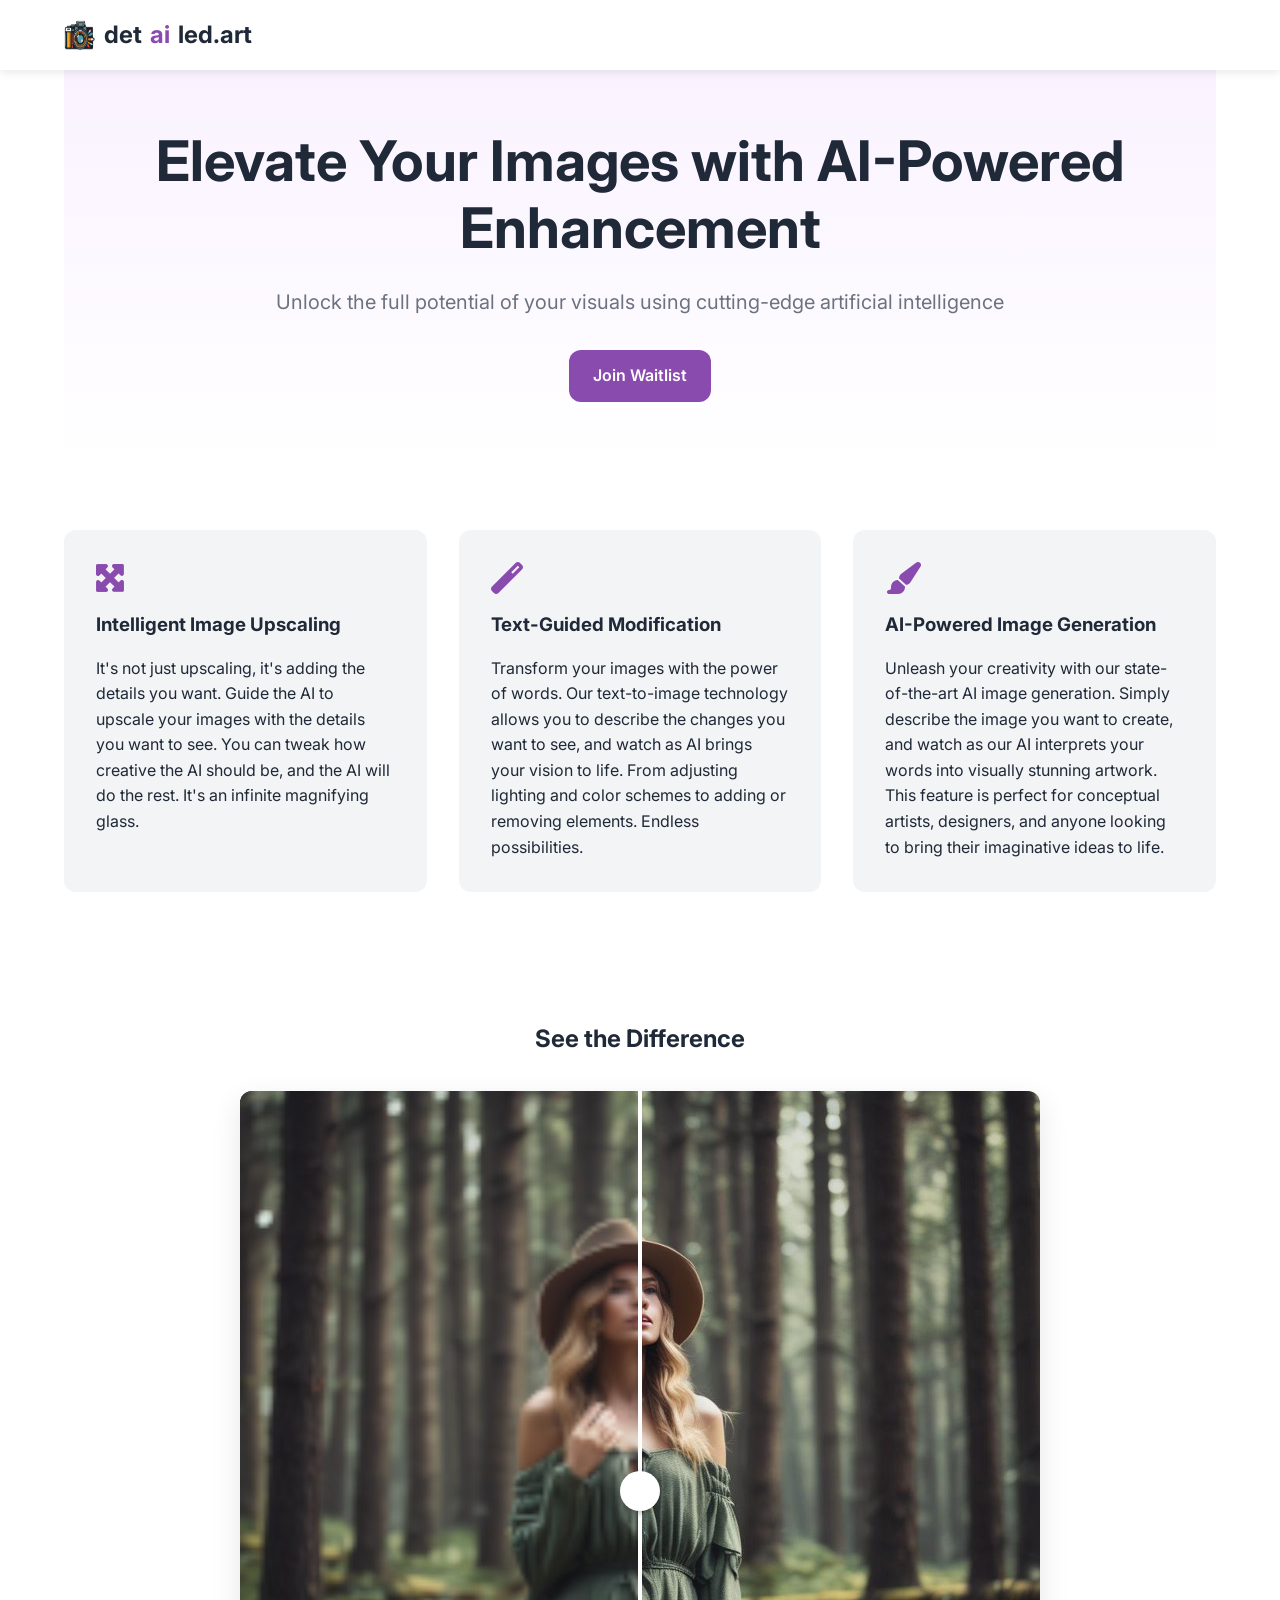
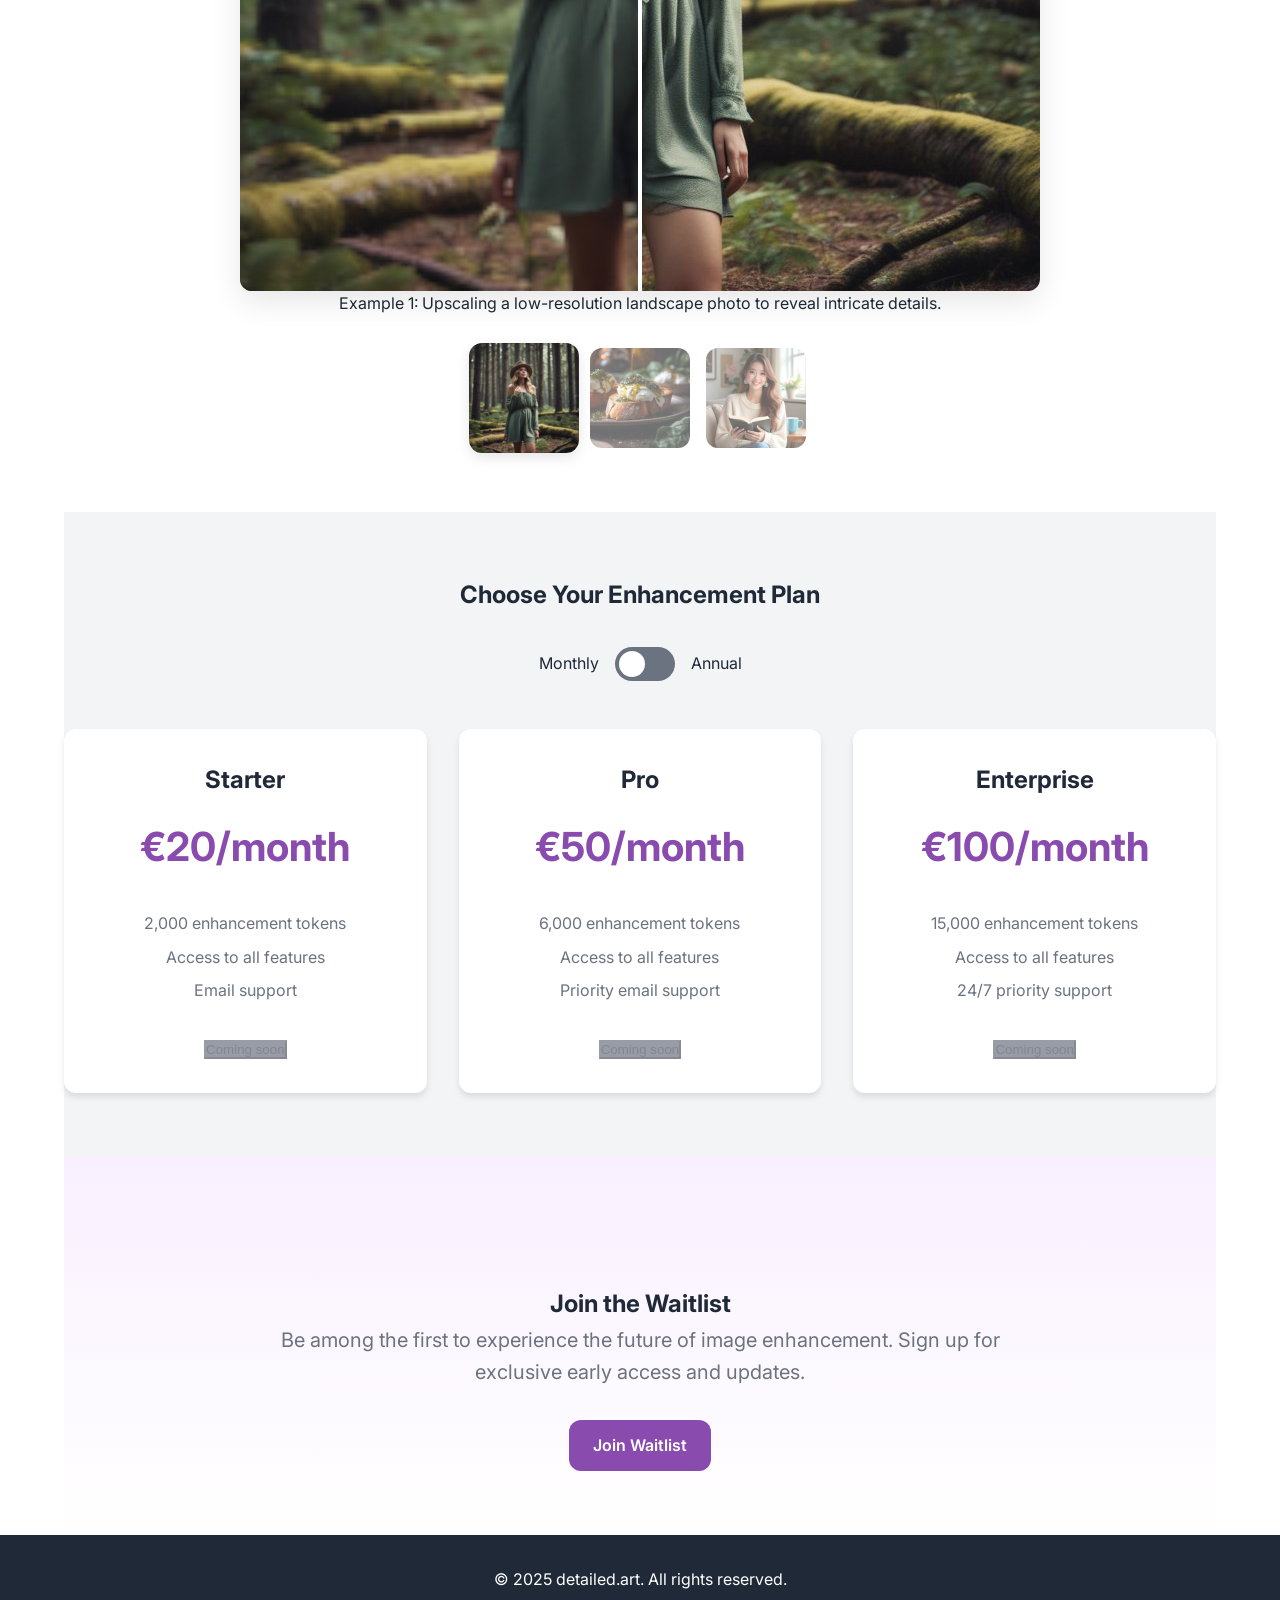
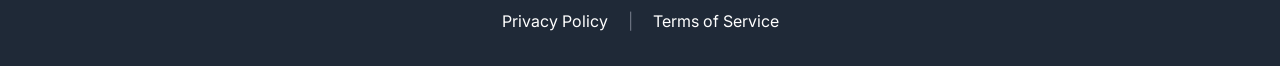
<file: index.html>
<!DOCTYPE html>
<html lang="en">
<head>
    <meta charset="UTF-8">
    <meta name="viewport" content="width=device-width, initial-scale=1.0">
    <title>detailed.art - AI-Powered Image Enhancement</title>
    <meta name="description" content="Elevate your images with AI-powered enhancement. Upscale, modify, and create stunning visuals using cutting-edge artificial intelligence.">
    <meta name="keywords" content="AI image enhancement, image upscaling, text-guided image modification, AI image generation">
    <meta name="author" content="detailed.art">
    <meta property="og:title" content="detailed.art - AI-Powered Image Enhancement">
    <meta property="og:description" content="Elevate your images with AI-powered enhancement. Upscale, modify, and create stunning visuals using cutting-edge artificial intelligence.">
    <meta property="og:image" content="https://detailed.art/og-image.jpg">
    <meta property="og:url" content="https://detailed.art">
    <meta name="twitter:card" content="summary_large_image">
    <link rel="canonical" href="https://detailed.art">
    <link href="https://cdnjs.cloudflare.com/ajax/libs/font-awesome/6.0.0-beta3/css/all.min.css" rel="stylesheet">
    <link rel="stylesheet" href="style.css">
    <link rel="preconnect" href="https://fonts.googleapis.com">
    <link rel="preconnect" href="https://fonts.gstatic.com" crossorigin>
    <link href="https://fonts.googleapis.com/css2?family=Inter:wght@400;500;600;700&display=swap" rel="stylesheet">
</head>
<body>
<header>
    <div class="container">
        <nav>
            <div class="logo">
                <img src="/img/logo.png" alt="detailed.art logo" width="32" height="32">det<span class="accent">ai</span>led.art
            </div>
        </nav>
    </div>
</header>

<main class="container">
    <section class="hero">
        <h1>Elevate Your Images with AI-Powered Enhancement</h1>
        <p>Unlock the full potential of your visuals using cutting-edge artificial intelligence</p>
        <a href="https://docs.google.com/forms/d/e/1FAIpQLSfCGvYDoaTyEHKP5IDQbCaY3Y3yhMlTEgVksr7feB0rKVfHxg/viewform" class="cta-button">Join Waitlist</a>
    </section>

    <section class="features">
        <div class="feature">
            <i class="fas fa-expand-arrows-alt" aria-hidden="true"></i>
            <h3>Intelligent Image Upscaling</h3>
            <p>It's not just upscaling, it's adding the details you want. Guide the AI to upscale your images with the details you want to see. You can tweak how creative the AI should be, and the AI will do the rest. It's an infinite magnifying glass.</p>
        </div>
        <div class="feature">
            <i class="fas fa-magic" aria-hidden="true"></i>
            <h3>Text-Guided Modification</h3>
            <p>Transform your images with the power of words. Our text-to-image technology allows you to describe the changes you want to see, and watch as AI brings your vision to life. From adjusting lighting and color schemes to adding or removing elements. Endless possibilities.</p>
        </div>
        <div class="feature">
            <i class="fas fa-paint-brush" aria-hidden="true"></i>
            <h3>AI-Powered Image Generation</h3>
            <p>Unleash your creativity with our state-of-the-art AI image generation. Simply describe the image you want to create, and watch as our AI interprets your words into visually stunning artwork. This feature is perfect for conceptual artists, designers, and anyone looking to bring their imaginative ideas to life.</p>
        </div>
    </section>

    <section class="comparison">
        <h2>See the Difference</h2>
        <div class="image-slider">
            <img src="img/examples/exA2.jpg" alt="After" class="slider-after">
            <div class="image-slider-before">
                <img src="img/examples/exA1.jpg" alt="Before" class="slider-before">
            </div>
            <div class="slider-handle" role="slider" aria-label="Comparison slider"></div>
        </div>
        <p class="image-description">Example 1: Upscaling a low-resolution landscape photo to reveal intricate details.</p>
        <div class="image-select">
            <img src="/img/examples/exA1.jpg" alt="Example 1" data-image="1" class="selected">
            <img src="/img/examples/exB1.jpg" alt="Example 2" data-image="2">
            <img src="/img/examples/exC1.jpg" alt="Example 3" data-image="3">
        </div>
    </section>

    <section class="pricing">
        <h2>Choose Your Enhancement Plan</h2>
        <div class="pricing-switch">
            <span>Monthly</span>
            <label class="switch">
                <input type="checkbox" id="pricing-toggle" aria-label="Switch between monthly and annual pricing">
                <span class="slider"></span>
            </label>
            <span>Annual</span>
        </div>
        <div class="plans">
            <div class="plan">
                <h3>Starter</h3>
                <div class="plan-price">€20/month</div>
                <ul class="plan-features">
                    <li>2,000 enhancement tokens</li>
                    <li>Access to all features</li>
                    <li>Email support</li>
                </ul>
                <button type="button" class="cta-button-disabled" disabled>Coming soon</button>
            </div>
            <div class="plan">
                <h3>Pro</h3>
                <div class="plan-price">€50/month</div>
                <ul class="plan-features">
                    <li>6,000 enhancement tokens</li>
                    <li>Access to all features</li>
                    <li>Priority email support</li>
                </ul>
                <button type="button" class="cta-button-disabled" disabled>Coming soon</button>
            </div>
            <div class="plan">
                <h3>Enterprise</h3>
                <div class="plan-price">€100/month</div>
                <ul class="plan-features">
                    <li>15,000 enhancement tokens</li>
                    <li>Access to all features</li>
                    <li>24/7 priority support</li>
                </ul>
                <button type="button" class="cta-button-disabled" disabled>Coming soon</button>
            </div>
        </div>
    </section>

    <section class="hero">
        <h2>Join the Waitlist</h2>
        <p>Be among the first to experience the future of image enhancement. Sign up for exclusive early access and updates.</p>
        <a href="https://docs.google.com/forms/d/e/1FAIpQLSfCGvYDoaTyEHKP5IDQbCaY3Y3yhMlTEgVksr7feB0rKVfHxg/viewform" class="cta-button">Join Waitlist</a>
    </section>
</main>

<footer>
    <div class="container">
        <p>&copy; 2025 detailed.art. All rights reserved.</p>
        <div class="footer-links">
            <a href="/privacy.html">Privacy Policy</a>
            <span class="separator">|</span>
            <a href="/terms.html">Terms of Service</a>
        </div>
    </div>
</footer>

<script>
    // Image slider functionality
    const slider = document.querySelector('.image-slider');
    const beforeImage = document.querySelector('.image-slider-before');
    const beforeImageImg = beforeImage.querySelector('img');
    const sliderHandle = document.querySelector('.slider-handle');
    let isResizing = false;

    slider.addEventListener('mousedown', startResize);
    slider.addEventListener('touchstart', startResize);

    document.addEventListener('mousemove', resize);
    document.addEventListener('touchmove', resize);

    document.addEventListener('mouseup', stopResize);
    document.addEventListener('touchend', stopResize);

    function startResize(e) {
        e.preventDefault();
        isResizing = true;
    }

    function stopResize() {
        isResizing = false;
    }

    function resize(e) {
        if (!isResizing) return;

        const sliderRect = slider.getBoundingClientRect();
        const newWidth = ((e.clientX || e.touches[0].clientX) - sliderRect.left) / sliderRect.width;
        setWidth(newWidth);
    }

    function setWidth(newWidth) {
        const width = Math.max(0, Math.min(1, newWidth)) * 100;
        beforeImage.style.width = `${width}%`;
        sliderHandle.style.left = `${width}%`;
        beforeImageImg.style.width = `${100/width*100}%`;
    }

    // Image selection functionality
    const imageSelect = document.querySelector('.image-select');
    const sliderAfter = document.querySelector('.slider-after');
    const sliderBefore = document.querySelector('.slider-before');
    const imageDescription = document.querySelector('.image-description');

    const examples = [
        {
            before: '/img/examples/exA1.jpg',
            after: '/img/examples/exA2.jpg',
            description: 'Example 1: Upscaling a photo of a model in the forest.'
        },
        {
            before: '/img/examples/exB1.jpg',
            after: '/img/examples/exB2.jpg',
            description: 'Example 2: Upscaling a low-resolution photo of food.'
        },
        {
            before: '/img/examples/exC1.jpg',
            after: '/img/examples/exC2.jpg',
            description: 'Example 3: Remove the woman\'s earrings. Replace the mug with a clear glass filled with sparkling iced cola.'
        }
    ];

    imageSelect.addEventListener('click', (e) => {
        if (e.target.tagName === 'IMG') {
            const imageNumber = e.target.dataset.image;
            const example = examples[imageNumber - 1];

            // Fade out current images and description
            sliderAfter.style.opacity = 0;
            sliderBefore.style.opacity = 0;
            imageDescription.style.opacity = 0;

            setTimeout(() => {
                sliderAfter.src = example.after;
                sliderBefore.src = example.before;
                imageDescription.textContent = example.description;

                // Fade in new images and description
                sliderAfter.style.opacity = 1;
                sliderBefore.style.opacity = 1;
                imageDescription.style.opacity = 1;
                setWidth(0.5);
            }, 300);

            // Update selected state
            imageSelect.querySelectorAll('img').forEach(img => img.classList.remove('selected'));
            e.target.classList.add('selected');
        }
    });

    // Pricing toggle functionality
    const pricingToggle = document.getElementById('pricing-toggle');
    const planPrices = document.querySelectorAll('.plan-price');
    const plans = document.querySelectorAll('.plan');
    const monthlyPrices = ['€20', '€50', '€100'];
    const annualPrices = ['€200', '€500', '€1000'];

    pricingToggle.addEventListener('change', () => {
        const prices = pricingToggle.checked ? annualPrices : monthlyPrices;
        const period = pricingToggle.checked ? '/year' : '/month';

        plans.forEach((plan, index) => {
            plan.style.transform = 'scale(0.90)';
            plan.style.opacity = '0.5';

            setTimeout(() => {
                planPrices[index].textContent = prices[index] + period;
                plan.style.transform = 'scale(1)';
                plan.style.opacity = '1';
            }, 150);
        });
    });
</script>
</body>
</html>
</file>
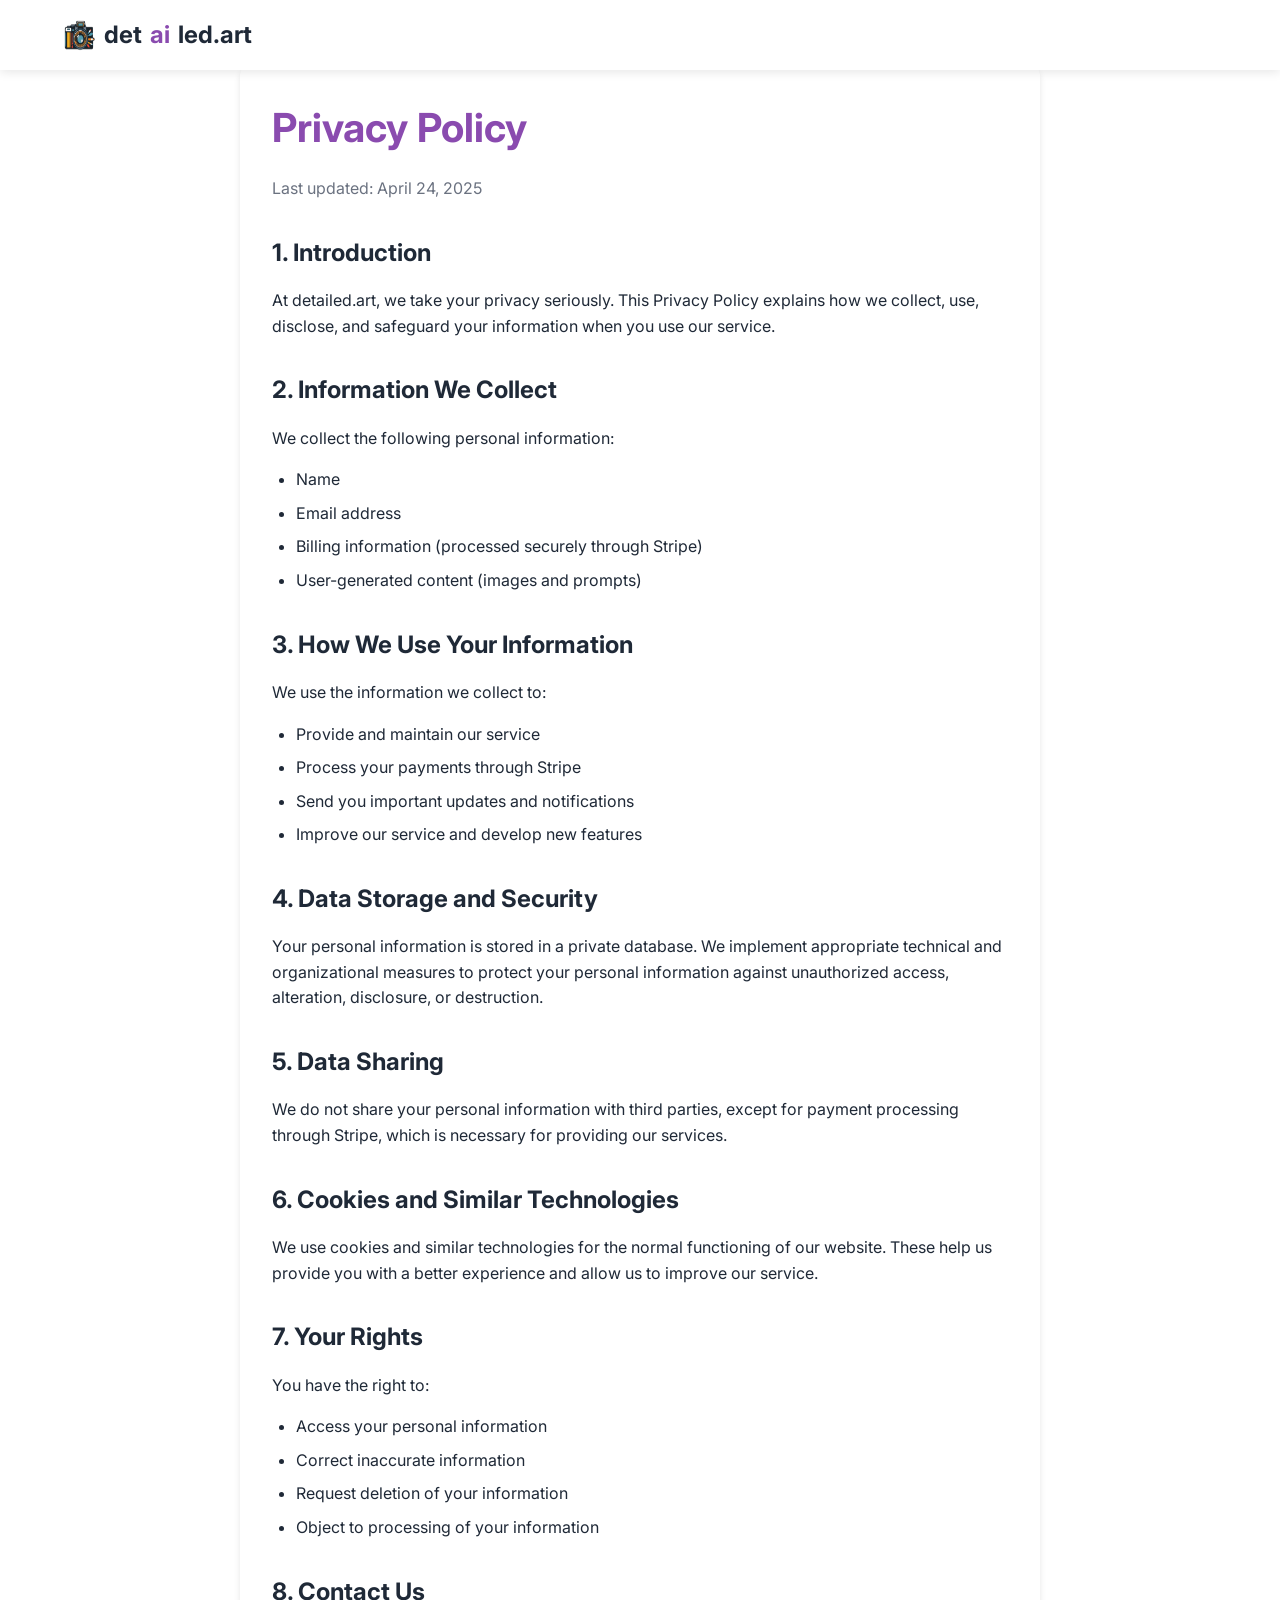
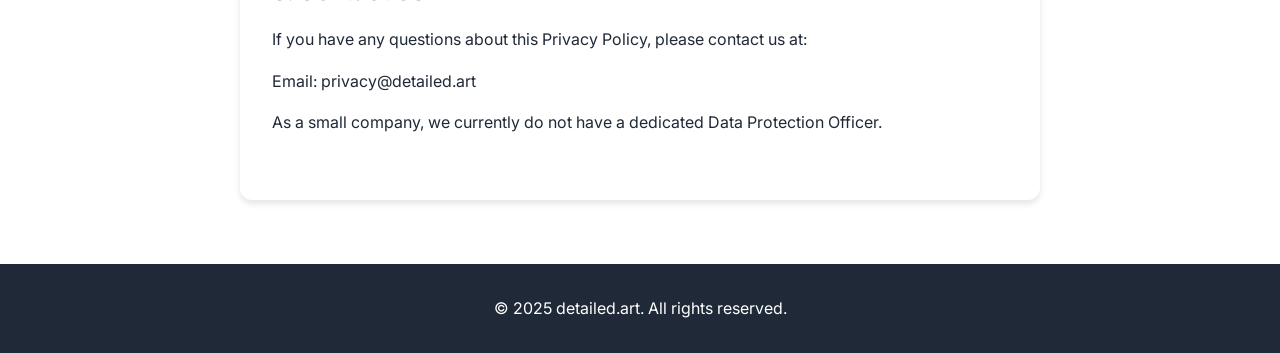
<file: privacy.html>
<!DOCTYPE html>
<html lang="en">
<head>
    <meta charset="UTF-8">
    <meta name="viewport" content="width=device-width, initial-scale=1.0">
    <title>Privacy Policy - detailed.art</title>
    <link href="https://cdnjs.cloudflare.com/ajax/libs/font-awesome/6.0.0-beta3/css/all.min.css" rel="stylesheet">
    <link rel="stylesheet" href="style.css">
    <link rel="preconnect" href="https://fonts.googleapis.com">
    <link rel="preconnect" href="https://fonts.gstatic.com" crossorigin>
    <link href="https://fonts.googleapis.com/css2?family=Inter:wght@400;500;600;700&display=swap" rel="stylesheet">
</head>
<body>
<header>
    <div class="container">
        <nav>
            <div class="logo">
                <img src="/img/logo.png" alt="detailed.art logo" width="32" height="32">det<span class="accent">ai</span>led.art
            </div>
        </nav>
    </div>
</header>

<main class="container">
    <section class="legal-content">
        <h1>Privacy Policy</h1>
        <p class="last-updated">Last updated: April 24, 2025</p>

        <section>
            <h2>1. Introduction</h2>
            <p>At detailed.art, we take your privacy seriously. This Privacy Policy explains how we collect, use, disclose, and safeguard your information when you use our service.</p>
        </section>

        <section>
            <h2>2. Information We Collect</h2>
            <p>We collect the following personal information:</p>
            <ul>
                <li>Name</li>
                <li>Email address</li>
                <li>Billing information (processed securely through Stripe)</li>
                <li>User-generated content (images and prompts)</li>
            </ul>
        </section>

        <section>
            <h2>3. How We Use Your Information</h2>
            <p>We use the information we collect to:</p>
            <ul>
                <li>Provide and maintain our service</li>
                <li>Process your payments through Stripe</li>
                <li>Send you important updates and notifications</li>
                <li>Improve our service and develop new features</li>
            </ul>
        </section>

        <section>
            <h2>4. Data Storage and Security</h2>
            <p>Your personal information is stored in a private database. We implement appropriate technical and organizational measures to protect your personal information against unauthorized access, alteration, disclosure, or destruction.</p>
        </section>

        <section>
            <h2>5. Data Sharing</h2>
            <p>We do not share your personal information with third parties, except for payment processing through Stripe, which is necessary for providing our services.</p>
        </section>

        <section>
            <h2>6. Cookies and Similar Technologies</h2>
            <p>We use cookies and similar technologies for the normal functioning of our website. These help us provide you with a better experience and allow us to improve our service.</p>
        </section>

        <section>
            <h2>7. Your Rights</h2>
            <p>You have the right to:</p>
            <ul>
                <li>Access your personal information</li>
                <li>Correct inaccurate information</li>
                <li>Request deletion of your information</li>
                <li>Object to processing of your information</li>
            </ul>
        </section>

        <section>
            <h2>8. Contact Us</h2>
            <p>If you have any questions about this Privacy Policy, please contact us at:</p>
            <p>Email: privacy@detailed.art</p>
            <p>As a small company, we currently do not have a dedicated Data Protection Officer.</p>
        </section>
    </section>
</main>

<footer>
    <div class="container">
        <p>&copy; 2025 detailed.art. All rights reserved.</p>
    </div>
</footer>
</body>
</html>
</file>
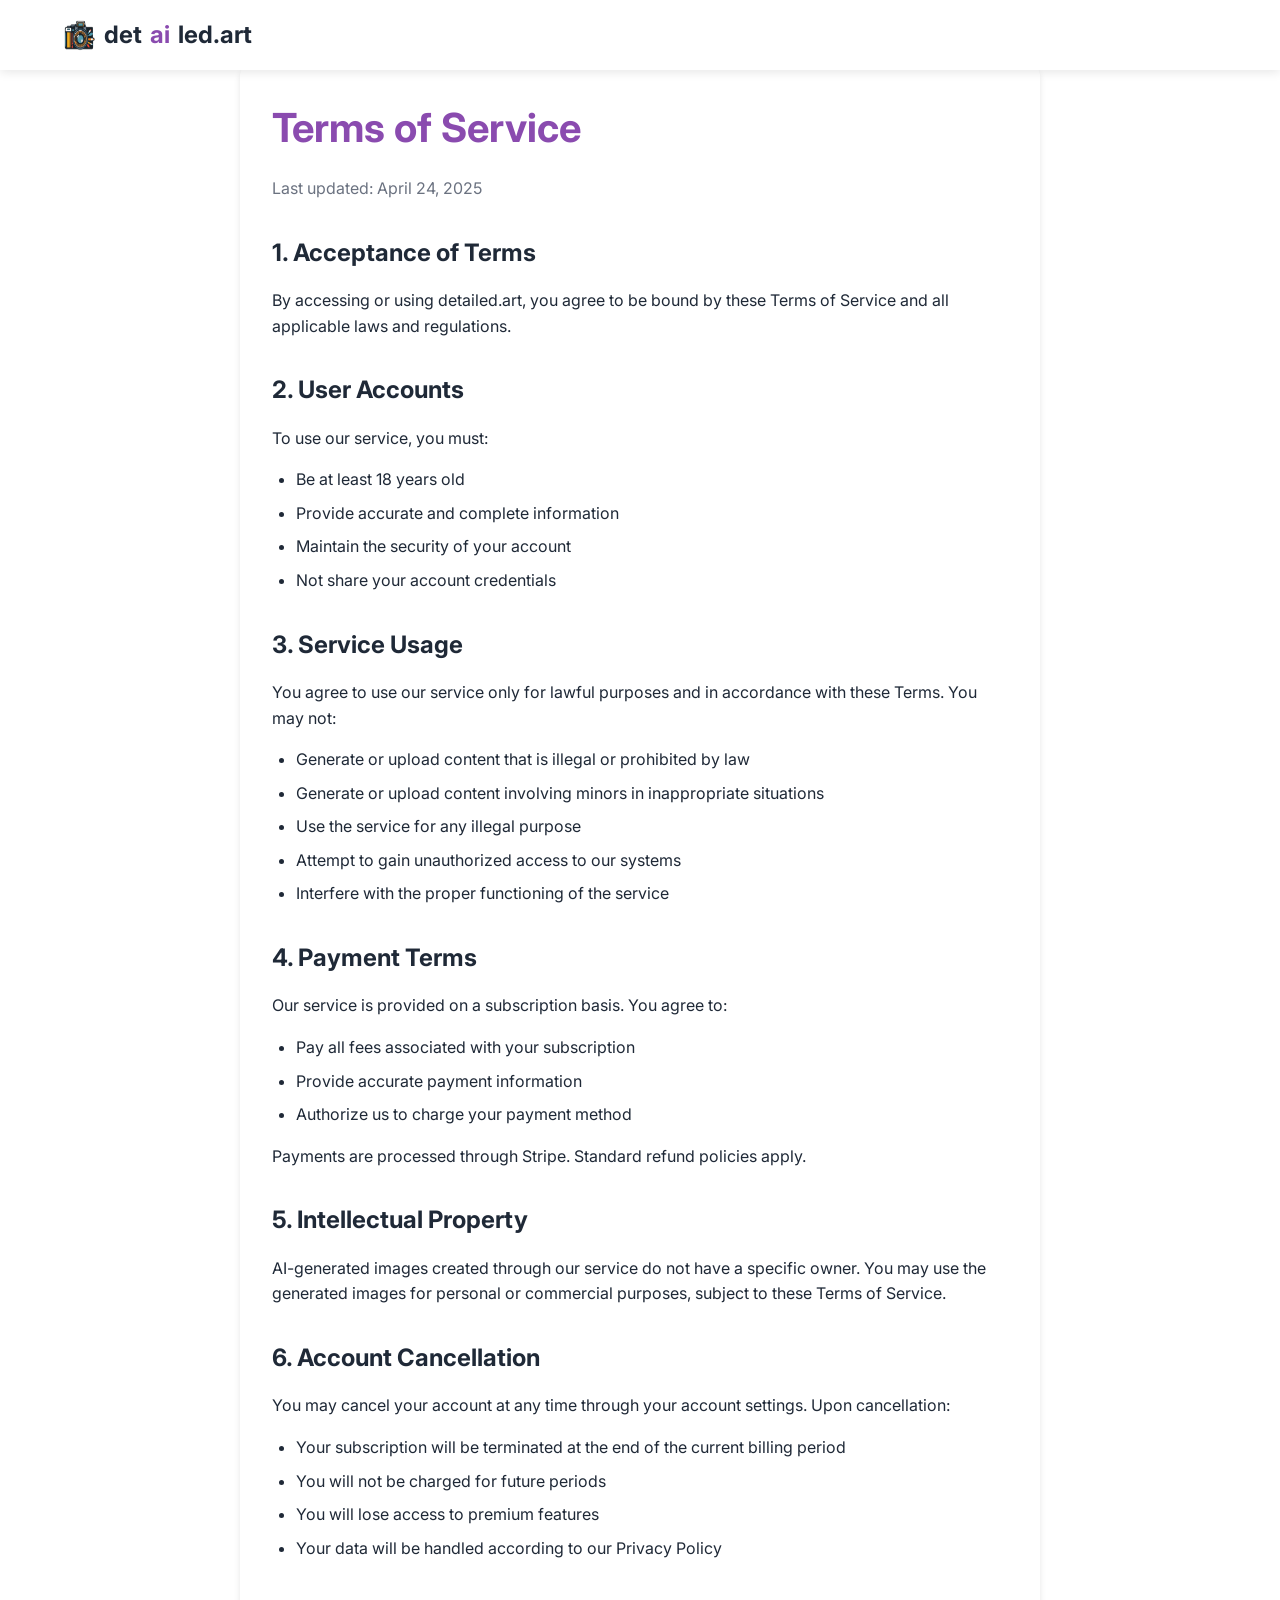
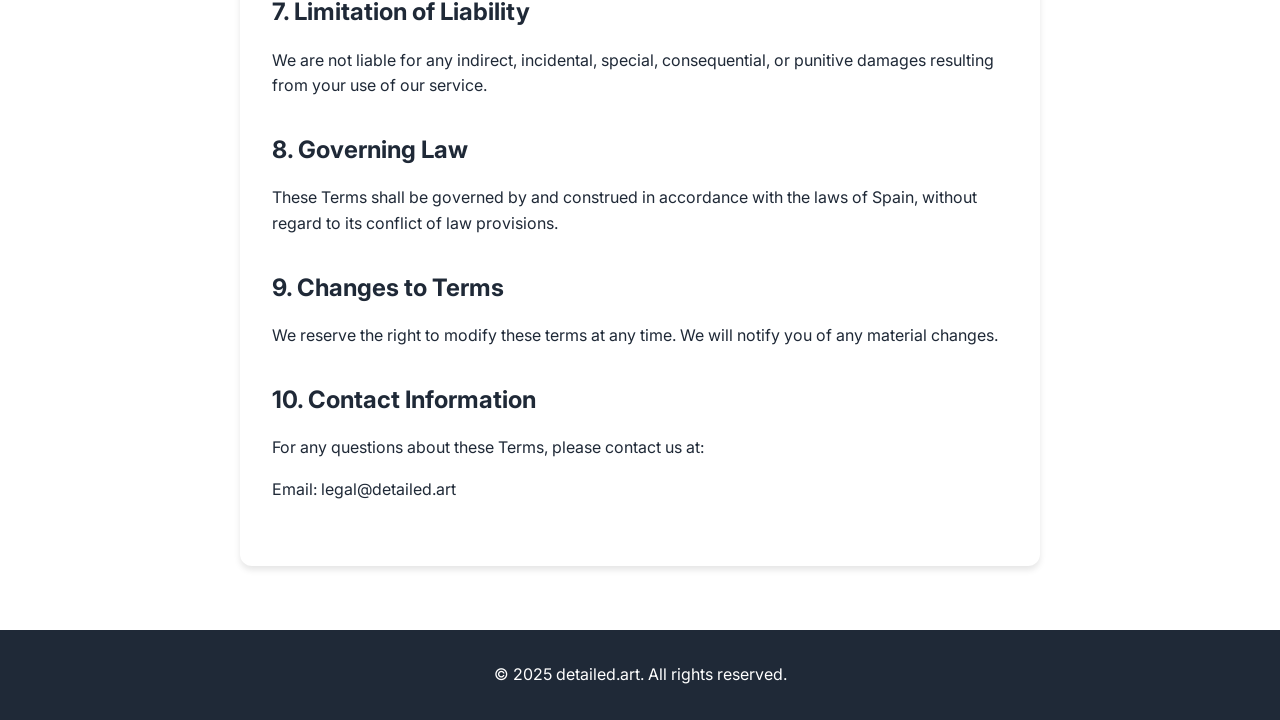
<file: terms.html>
<!DOCTYPE html>
<html lang="en">
<head>
    <meta charset="UTF-8">
    <meta name="viewport" content="width=device-width, initial-scale=1.0">
    <title>Terms of Service - detailed.art</title>
    <link href="https://cdnjs.cloudflare.com/ajax/libs/font-awesome/6.0.0-beta3/css/all.min.css" rel="stylesheet">
    <link rel="stylesheet" href="style.css">
    <link rel="preconnect" href="https://fonts.googleapis.com">
    <link rel="preconnect" href="https://fonts.gstatic.com" crossorigin>
    <link href="https://fonts.googleapis.com/css2?family=Inter:wght@400;500;600;700&display=swap" rel="stylesheet">
</head>
<body>
<header>
    <div class="container">
        <nav>
            <div class="logo">
                <img src="/img/logo.png" alt="detailed.art logo" width="32" height="32">det<span class="accent">ai</span>led.art
            </div>
        </nav>
    </div>
</header>

<main class="container">
    <section class="legal-content">
        <h1>Terms of Service</h1>
        <p class="last-updated">Last updated: April 24, 2025</p>

        <section>
            <h2>1. Acceptance of Terms</h2>
            <p>By accessing or using detailed.art, you agree to be bound by these Terms of Service and all applicable laws and regulations.</p>
        </section>

        <section>
            <h2>2. User Accounts</h2>
            <p>To use our service, you must:</p>
            <ul>
                <li>Be at least 18 years old</li>
                <li>Provide accurate and complete information</li>
                <li>Maintain the security of your account</li>
                <li>Not share your account credentials</li>
            </ul>
        </section>

        <section>
            <h2>3. Service Usage</h2>
            <p>You agree to use our service only for lawful purposes and in accordance with these Terms. You may not:</p>
            <ul>
                <li>Generate or upload content that is illegal or prohibited by law</li>
                <li>Generate or upload content involving minors in inappropriate situations</li>
                <li>Use the service for any illegal purpose</li>
                <li>Attempt to gain unauthorized access to our systems</li>
                <li>Interfere with the proper functioning of the service</li>
            </ul>
        </section>

        <section>
            <h2>4. Payment Terms</h2>
            <p>Our service is provided on a subscription basis. You agree to:</p>
            <ul>
                <li>Pay all fees associated with your subscription</li>
                <li>Provide accurate payment information</li>
                <li>Authorize us to charge your payment method</li>
            </ul>
            <p>Payments are processed through Stripe. Standard refund policies apply.</p>
        </section>

        <section>
            <h2>5. Intellectual Property</h2>
            <p>AI-generated images created through our service do not have a specific owner. You may use the generated images for personal or commercial purposes, subject to these Terms of Service.</p>
        </section>

        <section>
            <h2>6. Account Cancellation</h2>
            <p>You may cancel your account at any time through your account settings. Upon cancellation:</p>
            <ul>
                <li>Your subscription will be terminated at the end of the current billing period</li>
                <li>You will not be charged for future periods</li>
                <li>You will lose access to premium features</li>
                <li>Your data will be handled according to our Privacy Policy</li>
            </ul>
        </section>

        <section>
            <h2>7. Limitation of Liability</h2>
            <p>We are not liable for any indirect, incidental, special, consequential, or punitive damages resulting from your use of our service.</p>
        </section>

        <section>
            <h2>8. Governing Law</h2>
            <p>These Terms shall be governed by and construed in accordance with the laws of Spain, without regard to its conflict of law provisions.</p>
        </section>

        <section>
            <h2>9. Changes to Terms</h2>
            <p>We reserve the right to modify these terms at any time. We will notify you of any material changes.</p>
        </section>

        <section>
            <h2>10. Contact Information</h2>
            <p>For any questions about these Terms, please contact us at:</p>
            <p>Email: legal@detailed.art</p>
        </section>
    </section>
</main>

<footer>
    <div class="container">
        <p>&copy; 2025 detailed.art. All rights reserved.</p>
    </div>
</footer>
</body>
</html>
</file>
<file: style.css>
/* Variables globales */
:root {
    --primary-color: #8a4baf;
    --secondary-color: #7a3f9d;
    --accent-color: #8a4baf;
    --text-color: #1f2937;
    --light-text: #6b7280;
    --background: #ffffff;
    --light-background: #f3f4f6;
    --border-radius: 12px;
    --transition: all 0.3s ease;
}

/* Reset y estilos base */
* {
    margin: 0;
    padding: 0;
    box-sizing: border-box;
}

body {
    font-family: 'Inter', -apple-system, BlinkMacSystemFont, sans-serif;
    color: var(--text-color);
    line-height: 1.6;
    overflow-x: hidden;
}

.container {
    max-width: 1200px;
    margin: 0 auto;
    padding: 0 1.5rem;
}

/* Header y navegación */
header {
    background: var(--background);
    box-shadow: 0 2px 10px rgba(0, 0, 0, 0.1);
    position: fixed;
    width: 100%;
    top: 0;
    z-index: 1000;
    backdrop-filter: blur(10px);
}

nav {
    display: flex;
    justify-content: space-between;
    align-items: center;
    padding: 1rem 0;
}

.logo {
    display: flex;
    align-items: center;
    font-size: 1.5rem;
    font-weight: 700;
    gap: 0.5rem;
}

.logo img {
    height: 2rem;
}

.accent {
    color: var(--primary-color);
}

/* Botones y CTAs */
.cta-button {
    display: inline-block;
    background: var(--primary-color);
    color: white;
    padding: 0.8rem 1.5rem;
    border-radius: var(--border-radius);
    text-decoration: none;
    font-weight: 600;
    transition: var(--transition);
    border: none;
    cursor: pointer;
}

.cta-button:hover {
    background: var(--secondary-color);
    transform: translateY(-2px);
    box-shadow: 0 4px 12px rgba(37, 99, 235, 0.2);
}

.cta-button-disabled {
    background: var(--light-text);
    cursor: not-allowed;
    opacity: 0.7;
}

/* Sección Hero */
.hero {
    padding: 8rem 0 4rem;
    text-align: center;
    background: linear-gradient(to bottom, #f9f0ff, white);
    position: relative;
    width: 100%;
}

.hero::before {
    content: '';
    position: absolute;
    top: 0;
    left: 0;
    right: 0;
    height: 100%;
    background: linear-gradient(to bottom, #f9f0ff, white);
    z-index: -1;
}

.hero .container {
    position: relative;
    z-index: 1;
}

.hero h1 {
    font-size: clamp(2rem, 5vw, 3.5rem);
    margin-bottom: 1.5rem;
    line-height: 1.2;
}

.hero p {
    font-size: clamp(1rem, 2vw, 1.25rem);
    color: var(--light-text);
    margin-bottom: 2rem;
    max-width: 800px;
    margin-left: auto;
    margin-right: auto;
}

/* Características */
.features {
    display: grid;
    grid-template-columns: repeat(auto-fit, minmax(280px, 1fr));
    gap: 2rem;
    padding: 4rem 0;
}

.feature {
    padding: 2rem;
    background: var(--light-background);
    border-radius: var(--border-radius);
    transition: var(--transition);
}

.feature:hover {
    transform: translateY(-5px);
    box-shadow: 0 10px 20px rgba(0, 0, 0, 0.1);
}

.feature i {
    font-size: 2rem;
    color: var(--primary-color);
    margin-bottom: 1rem;
}

.feature h3 {
    margin-bottom: 1rem;
}

/* Comparación de imágenes */
.comparison {
    padding: 4rem 0;
    text-align: center;
}

.comparison h2 {
    margin-bottom: 2rem;
}

.image-slider {
    position: relative;
    max-width: 800px;
    margin: 0 auto;
    border-radius: var(--border-radius);
    overflow: hidden;
    box-shadow: 0 10px 30px rgba(0, 0, 0, 0.1);
}

.slider-after {
    display: block;
    width: 100%;
    height: auto;
}

.image-slider-before {
    position: absolute;
    top: 0;
    left: 0;
    height: 100%;
    width: 50%;
    overflow: hidden;
}

.slider-before {
    display: block;
    width: 200%;
    height: 100%;
    object-fit: cover;
}

.slider-handle {
    position: absolute;
    top: 0;
    bottom: 0;
    left: 50%;
    width: 4px;
    background: white;
    cursor: ew-resize;
    transform: translateX(-50%);
}

.slider-handle::before {
    content: '';
    position: absolute;
    top: 50%;
    left: 50%;
    transform: translate(-50%, -50%);
    width: 40px;
    height: 40px;
    background: white;
    border-radius: 50%;
    box-shadow: 0 2px 6px rgba(0, 0, 0, 0.3);
}

.image-select {
    display: flex;
    gap: 1rem;
    justify-content: center;
    margin-top: 2rem;
}

.image-select img {
    width: 100px;
    height: 100px;
    object-fit: cover;
    border-radius: var(--border-radius);
    cursor: pointer;
    transition: var(--transition);
    opacity: 0.6;
}

.image-select img.selected {
    opacity: 1;
    transform: scale(1.1);
    box-shadow: 0 4px 12px rgba(0, 0, 0, 0.1);
}

/* Precios */
.pricing {
    padding: 4rem 0;
    background: var(--light-background);
}

.pricing h2 {
    text-align: center;
    margin-bottom: 2rem;
}

.pricing-switch {
    display: flex;
    align-items: center;
    justify-content: center;
    gap: 1rem;
    margin-bottom: 3rem;
}

.switch {
    position: relative;
    display: inline-block;
    width: 60px;
    height: 34px;
}

.switch input {
    opacity: 0;
    width: 0;
    height: 0;
}

.slider {
    position: absolute;
    cursor: pointer;
    top: 0;
    left: 0;
    right: 0;
    bottom: 0;
    background-color: var(--light-text);
    transition: var(--transition);
    border-radius: 34px;
}

.slider:before {
    position: absolute;
    content: "";
    height: 26px;
    width: 26px;
    left: 4px;
    bottom: 4px;
    background-color: white;
    transition: var(--transition);
    border-radius: 50%;
}

input:checked + .slider {
    background-color: var(--primary-color);
}

input:checked + .slider:before {
    transform: translateX(26px);
}

.plans {
    display: grid;
    grid-template-columns: repeat(auto-fit, minmax(280px, 1fr));
    gap: 2rem;
    margin: 0 auto;
    max-width: 1200px;
}

.plan {
    background: white;
    padding: 2rem;
    border-radius: var(--border-radius);
    text-align: center;
    transition: var(--transition);
    box-shadow: 0 4px 6px rgba(0, 0, 0, 0.1);
}

.plan:hover {
    transform: translateY(-10px);
    box-shadow: 0 20px 30px rgba(0, 0, 0, 0.1);
}

.plan h3 {
    font-size: 1.5rem;
    margin-bottom: 1rem;
}

.plan-price {
    font-size: 2.5rem;
    font-weight: 700;
    color: var(--primary-color);
    margin-bottom: 2rem;
}

.plan-features {
    list-style: none;
    margin-bottom: 2rem;
}

.plan-features li {
    margin-bottom: 0.5rem;
    color: var(--light-text);
}

/* Footer */
footer {
    background: var(--text-color);
    color: white;
    padding: 2rem 0;
    text-align: center;
}

.footer-links {
    margin-top: 1rem;
}

.footer-links a {
    color: white;
    text-decoration: none;
    transition: var(--transition);
}

.footer-links a:hover {
    color: var(--primary-color);
}

.footer-links .separator {
    margin: 0 1rem;
    color: var(--light-text);
}

/* Animaciones */
@keyframes fadeIn {
    from {
        opacity: 0;
        transform: translateY(20px);
    }
    to {
        opacity: 1;
        transform: translateY(0);
    }
}

.feature, .plan {
    animation: fadeIn 0.6s ease-out forwards;
}

/* Media Queries */
@media (max-width: 768px) {
    .hero {
        padding: 6rem 1rem 3rem;
    }

    .features, .plans {
        grid-template-columns: 1fr;
        padding: 2rem 1rem;
    }

    .image-slider {
        margin: 0 1rem;
    }

    .image-select img {
        width: 80px;
        height: 80px;
    }

    .plan {
        margin: 0 1rem;
    }
}

@media (max-width: 480px) {
    .hero h1 {
        font-size: 2rem;
    }

    .feature {
        padding: 1.5rem;
    }

    .image-select {
        flex-wrap: wrap;
    }

    .image-select img {
        width: 60px;
        height: 60px;
    }
}

/* Estilos para páginas legales */
.legal-content {
    max-width: 800px;
    margin: 4rem auto;
    padding: 2rem;
    background: white;
    border-radius: var(--border-radius);
    box-shadow: 0 4px 6px rgba(0, 0, 0, 0.1);
}

.legal-content h1 {
    font-size: 2.5rem;
    margin-bottom: 1rem;
    color: var(--primary-color);
    }

.legal-content .last-updated {
    color: var(--light-text);
    margin-bottom: 2rem;
}

.legal-content section {
    margin-bottom: 2rem;
}

.legal-content h2 {
    font-size: 1.5rem;
    margin-bottom: 1rem;
    color: var(--text-color);
}

.legal-content p {
    margin-bottom: 1rem;
    line-height: 1.6;
    }

.legal-content ul {
    margin-left: 1.5rem;
    margin-bottom: 1rem;
}

.legal-content li {
    margin-bottom: 0.5rem;
    line-height: 1.6;
}

@media (max-width: 768px) {
    .legal-content {
        margin: 2rem 1rem;
        padding: 1.5rem;
    }

    .legal-content h1 {
        font-size: 2rem;
    }
}
</file>
